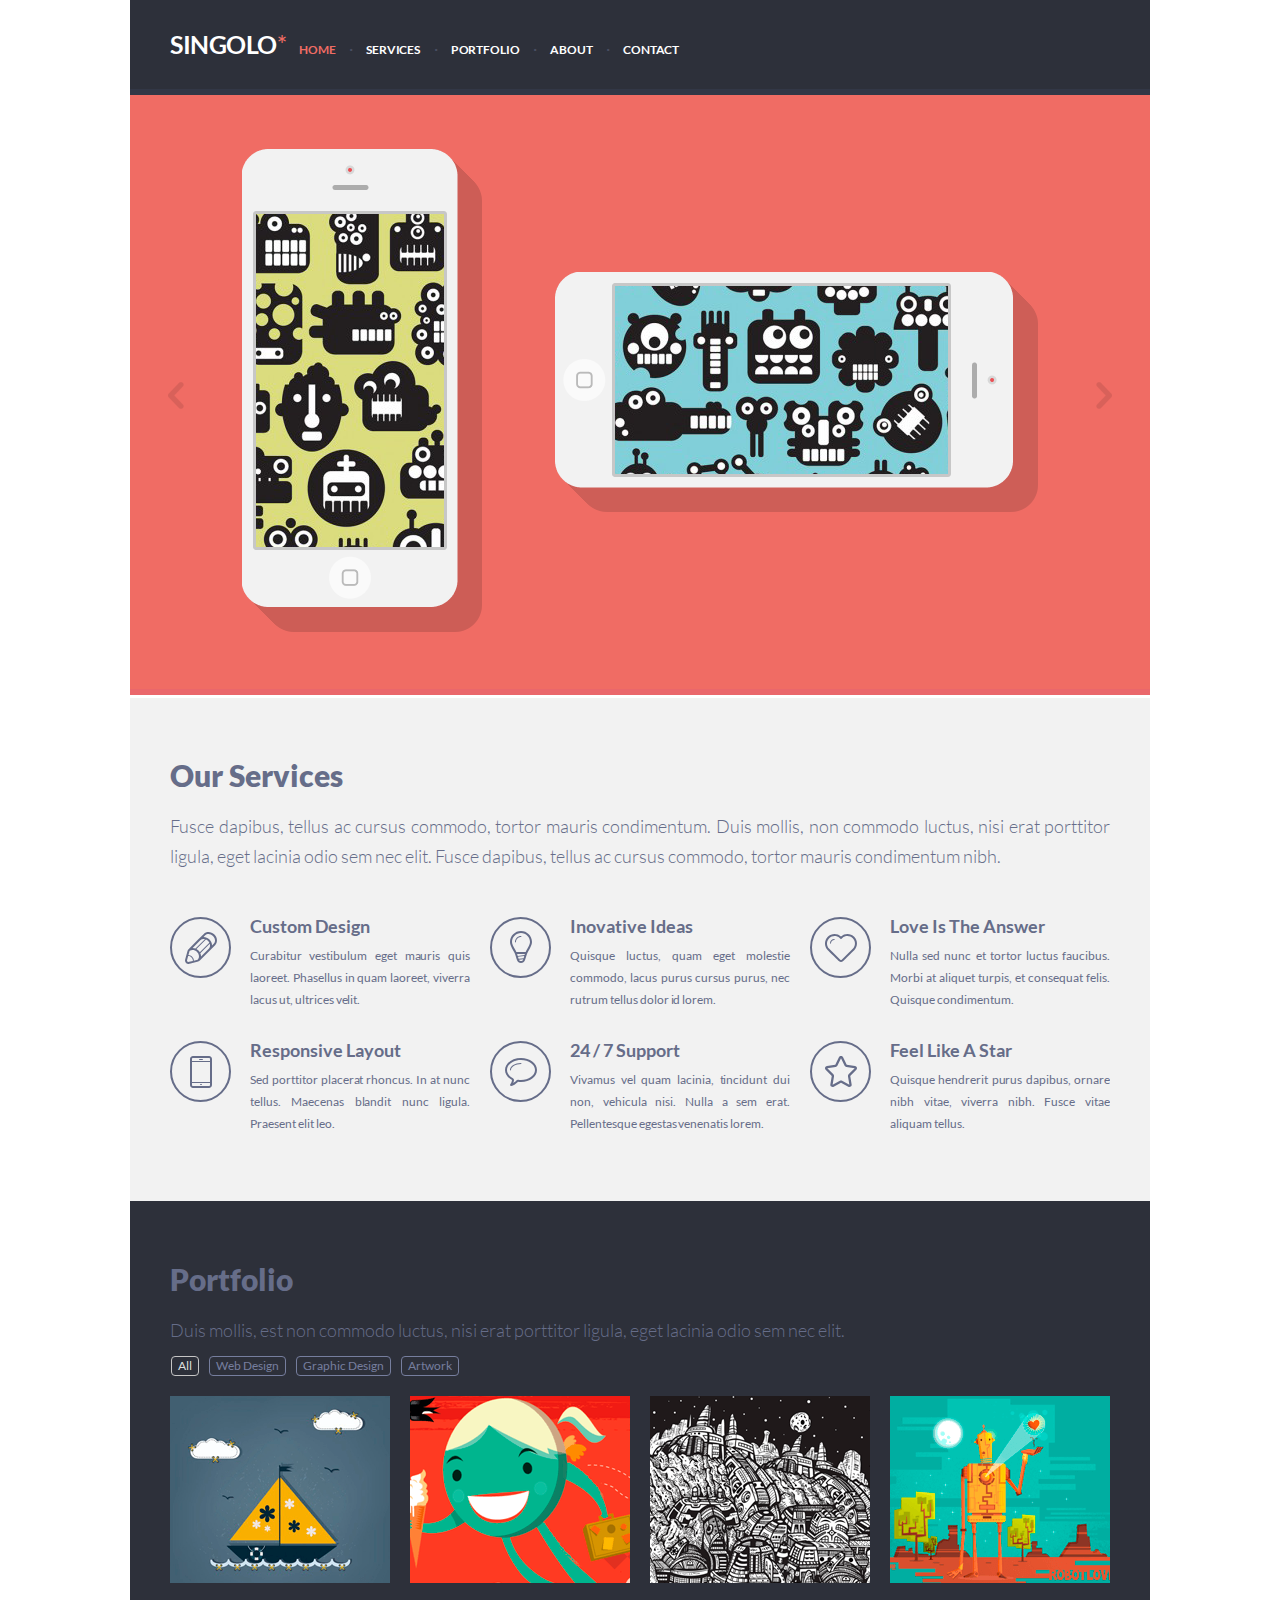
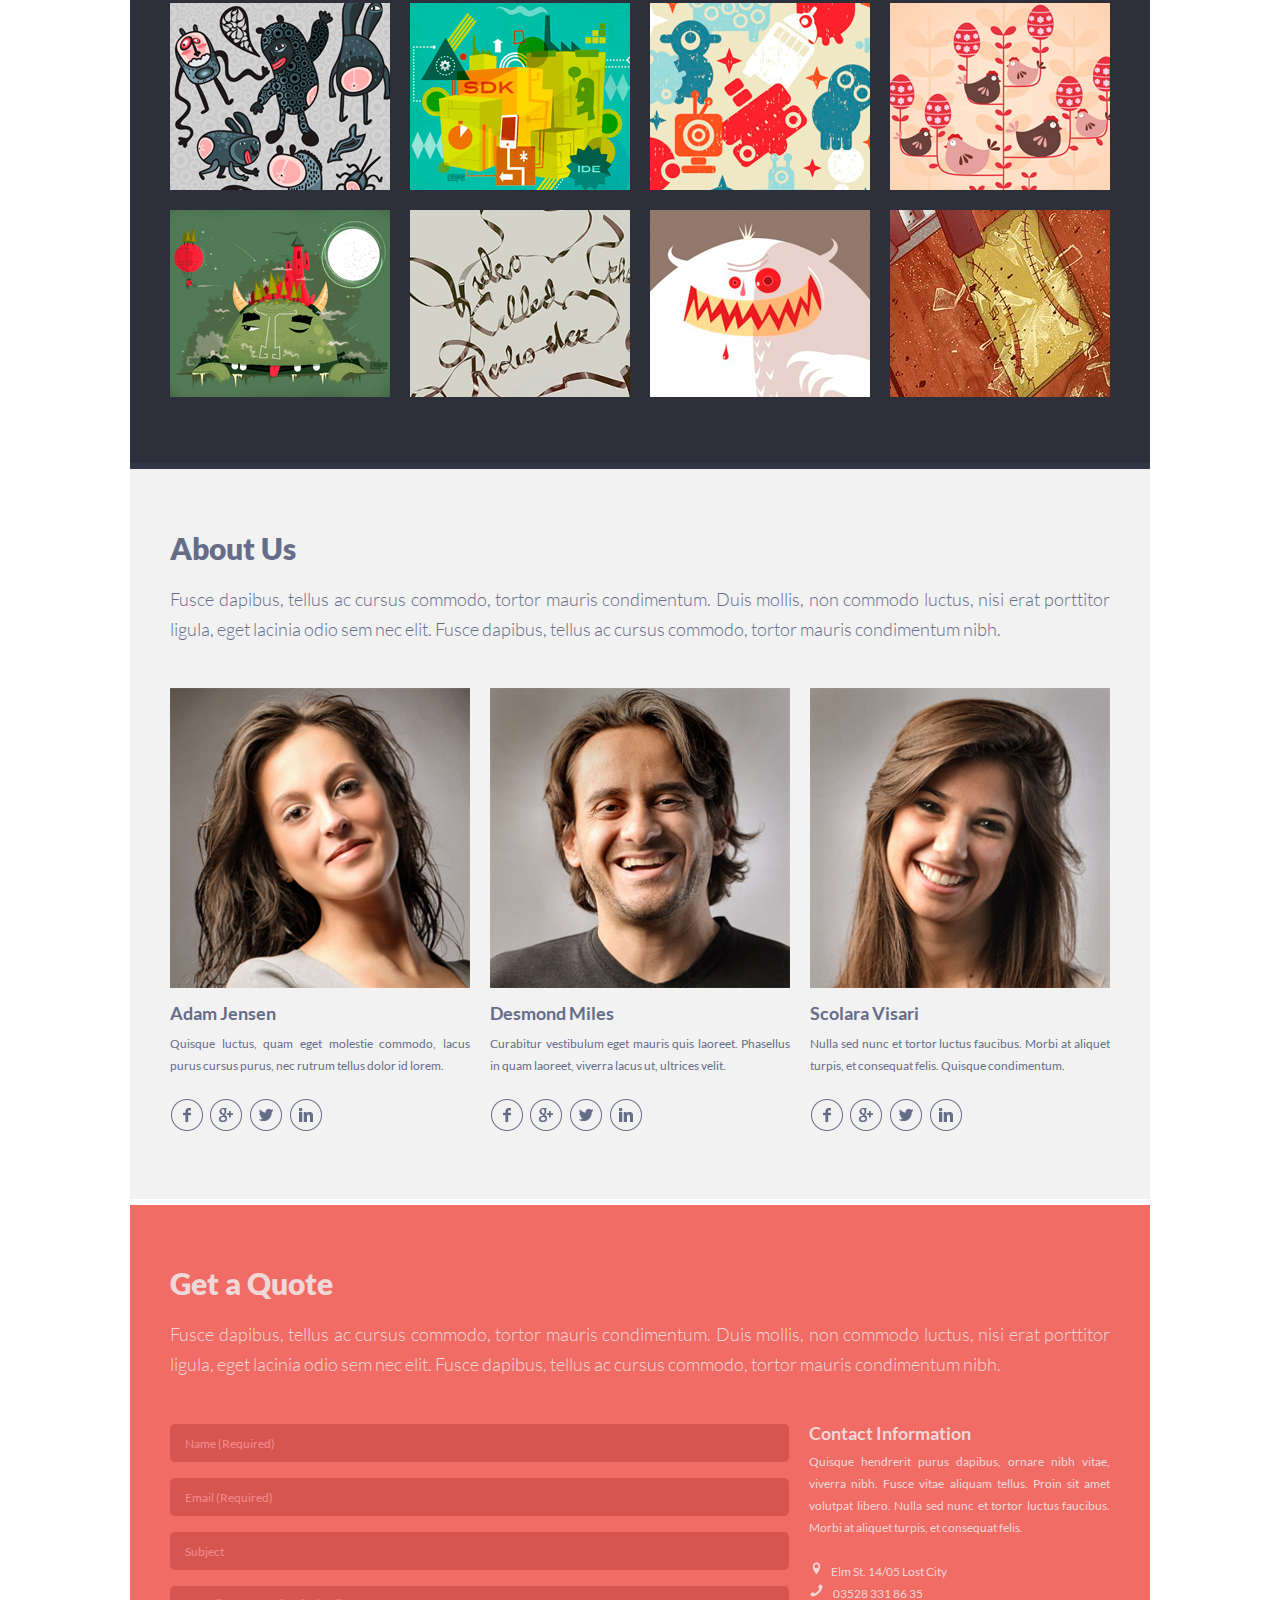
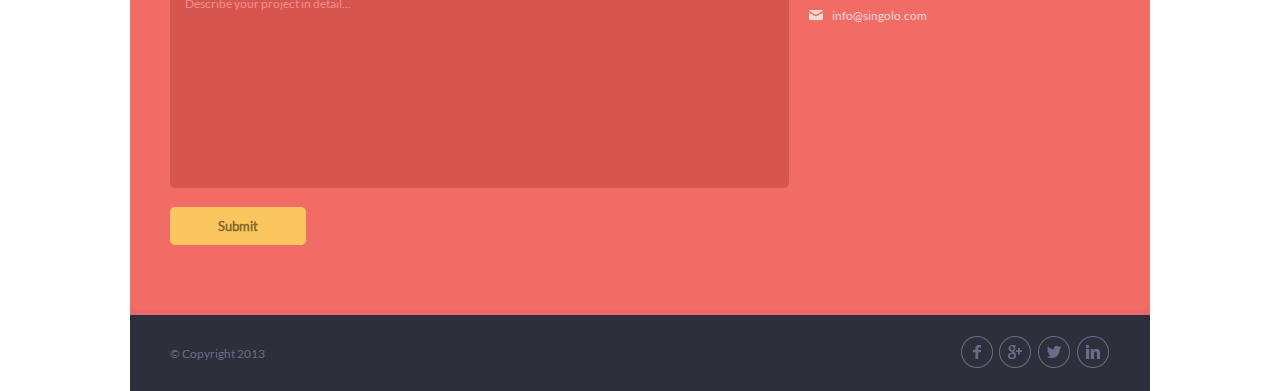
<file: index.html>
<!DOCTYPE html>
<html lang="en">

<head>
    <meta charset="UTF-8">
    <meta name="viewport" content="width=device-width, initial-scale=1.0">
    <link rel="stylesheet" href="style.css">
    <title>Singolo</title>
</head>

<body>
    <header>
        <div class="logo">
            <h1>SINGOLO<span>*</span></h1>
        </div>
        <nav class="navbar">
            <ul id="menu">
                <li>
                    <a class="active-menu" href="#">HOME</a><span>·</span>
                </li>
                <li>
                    <a href="#services">SERVICES</a><span>·</span>
                </li>
                <li>
                    <a href="#portfolio">PORTFOLIO</a><span>·</span>
                </li>
                <li>
                    <a href="#about">ABOUT</a><span>·</span>
                </li>
                <li>
                    <a href="#contact">CONTACT</a>
                </li>
            </ul>
        </nav>
    </header>
    <main>
        <section id="home" class="slider">
            <div class="slides-container">
                <div class="slide first active">
                    <img src="assets\images\slide1.png" alt="Slide 1">
                    <img id="screen-left" class="screen left" src="assets\images\screen_black.png" alt="Phone">
                    <img id="screen-right" class="screen right" src="assets\images\screen_black.png" alt="Phone">
                </div>
                <div class="slide">
                    <img src="assets\images\slide2.png" alt="Slide 2">
                </div>
            </div>           
            <button class="control prev-button"><img src="assets\images\chev_prev.svg" alt="Previous"></button>
            <button class="control next-button"><img src="assets\images\chev_next.svg" alt=""></button>             
        </section>
        <section id="services" class="services">
            <div class="head-services">
                <h2>Our Services</h2>
                <p>
                    Fusce dapibus, tellus ac cursus commodo, tortor mauris condimentum. Duis mollis, non commodo luctus, nisi erat porttitor ligula, eget lacinia odio sem nec elit. Fusce dapibus, tellus ac cursus commodo, tortor mauris condimentum nibh.
                </p>
            </div>
            <div class="container">
                <div class="services-item">
                    <img class="service-icon" src="assets\images\pen.svg" alt="Icon with image of pen">
                    <div class="item-description">
                        <h3>Custom design</h3>
                        <p>
                            Curabitur vestibulum eget mauris quis laoreet. Phasellus in quam laoreet, viverra lacus ut, ultrices velit.</p>
                    </div>
                </div>
                <div class="services-item">
                    <img img class="service-icon" src="assets\images\lightbulb.svg" alt="Icon with image of lightbulb">
                    <div class="item-description">
                        <h3>Inovative ideas</h3>
                        <p>
                            Quisque luctus, quam eget molestie commodo, lacus purus cursus purus, nec rutrum tellus dolor id lorem.</p>
                    </div>
                </div>
                <div class="services-item">
                    <img img class="service-icon" src="assets\images\heart.svg" alt="Icon with image of heart">
                    <div class="item-description">
                        <h3>Love is the answer</h3>
                        <p>
                            Nulla sed nunc et tortor luctus faucibus. Morbi at aliquet turpis, et consequat felis. Quisque condimentum.</p>
                    </div>
                </div>
                <div class="services-item">
                    <img class="service-icon" src="assets\images\phone.svg" alt="Icon with image of phone">
                    <div class="item-description">
                        <h3>Responsive layout</h3>
                        <p>
                            Sed porttitor placerat rhoncus. In at nunc tellus. Maecenas blandit nunc ligula. Praesent elit leo.</p>
                    </div>
                </div>
                <div class="services-item">
                    <img class="service-icon" src="assets\images\bubble.svg" alt="Icon with image of bubble">
                    <div class="item-description">
                        <h3>24 / 7 support</h3>
                        <p>
                            Vivamus vel quam lacinia, tincidunt dui non, vehicula nisi. Nulla a sem erat. Pellentesque egestas venenatis lorem.</p>
                    </div>
                </div>
                <div class="services-item">
                    <img class="service-icon" src="assets\images\star.svg" alt="Icon with image of star">
                    <div class="item-description">
                        <h3>Feel like a star</h3>
                        <p>
                            Quisque hendrerit purus dapibus, ornare nibh vitae, viverra nibh. Fusce vitae aliquam tellus.</p>
                    </div>
                </div>
            </div>
        </section>        
        <section id="portfolio" class="portfolio">
            <div class="portfolio-header">
                <h2>Portfolio</h2>
                <p>
                    Duis mollis, est non commodo luctus, nisi erat porttitor ligula, eget lacinia odio sem nec elit.
                </p>
            </div>
            <div class="filter" id="filter">
                <button class="filter-item active-filter">All</button>
                <button class="filter-item">Web Design</button>
                <button class="filter-item">Graphic Design</button>
                <button class="filter-item">Artwork</button>
            </div>
            <div id="portfolio-images" class="projects-container">
                <div><img src="assets\images\project-1.png" alt="Image of project"></div>
                <div><img src="assets\images\project-2.png" alt="Image of project"></div>
                <div><img src="assets\images\project-3.png" alt="Image of project"></div>
                <div><img src="assets\images\project-4.png" alt="Image of project"></div>
                <div><img src="assets\images\project-5.png" alt="Image of project"></div>
                <div><img src="assets\images\project-6.png" alt="Image of project"></div>
                <div><img src="assets\images\project-7.png" alt="Image of project"></div>
                <div><img src="assets\images\project-8.png" alt="Image of project"></div>
                <div><img src="assets\images\project-9.png" alt="Image of project"></div>
                <div><img src="assets\images\project-10.png" alt="Image of project"></div>
                <div><img src="assets\images\project-11.png" alt="Image of project"></div>
                <div><img src="assets\images\project-12.png" alt="Image of project"></div>
            </div>
        </section>
        
        <section id="about" class="about-us">
            <div class="about-us-header">
                <h2>About Us</h2>
                <p>
                    Fusce dapibus, tellus ac cursus commodo, tortor mauris condimentum. Duis mollis, non commodo luctus, nisi erat porttitor ligula, eget lacinia odio sem nec elit. Fusce dapibus, tellus ac cursus commodo, tortor mauris condimentum nibh.
                </p>
            </div>
            <div class="profiles-container">
                <div class="profile">
                    <img class="profile-image" src="assets\images\photo-1.png" alt="Photo of Adam Jensen">
                    <h3>Adam Jensen</h3>
                    <p>
                        Quisque luctus, quam eget molestie commodo, lacus purus cursus purus, nec rutrum tellus dolor id lorem.
                    </p>
                    <div class="social-icons">
                        <a href="#"><img src="assets\images\fb_icon.svg" alt="Facebook icon"></a>
                        <a href="#"><img src="assets\images\google_icon.svg" alt="Google icon"></a>
                        <a href="#"><img src="assets\images\twitter_icon.svg" alt="Twitter icon"></a>
                        <a href="#"><img src="assets\images\linkedIn_icon.svg" alt="LinkedIn icon"></a>
                    </div>
                </div>
                <div class="profile">
                    <img class="profile-image" src="assets\images\photo-2.png" alt="Photo of Desmond Miles">
                    <h3>Desmond Miles</h3>
                    <p>
                        Curabitur vestibulum eget mauris quis laoreet. Phasellus in quam laoreet, viverra lacus ut, ultrices velit.
                    </p>
                    <div class="social-icons">
                        <a href="#"><img src="assets\images\fb_icon.svg" alt="Facebook icon"></a>
                        <a href="#"><img src="assets\images\google_icon.svg" alt="Google icon"></a>
                        <a href="#"><img src="assets\images\twitter_icon.svg" alt="Twitter icon"></a>
                        <a href="#"><img src="assets\images\linkedIn_icon.svg" alt="LinkedIn icon"></a>
                    </div>
                </div>
                <div class="profile">
                    <img class="profile-image" src="assets\images\photo-3.png" alt="Photo of Scolara Visari">
                    <h3>Scolara Visari</h3>
                    <p>
                        Nulla sed nunc et tortor luctus faucibus. Morbi at aliquet turpis, et consequat felis. Quisque condimentum.
                    </p>
                    <div class="social-icons">
                        <a href="#"><img src="assets\images\fb_icon.svg" alt="Facebook icon"></a>
                        <a href="#"><img src="assets\images\google_icon.svg" alt="Google icon"></a>
                        <a href="#"><img src="assets\images\twitter_icon.svg" alt="Twitter icon"></a>
                        <a href="#"><img src="assets\images\linkedIn_icon.svg" alt="LinkedIn icon"></a>
                    </div>
                </div>
            </div>
        </section>      
        <section id="contact" class="contact">
            <div class="contact-header">
                <h2>Get a Quote</h2>
                <p>
                    Fusce dapibus, tellus ac cursus commodo, tortor mauris condimentum. Duis mollis, non commodo luctus, nisi erat porttitor ligula, eget lacinia odio sem nec elit. Fusce dapibus, tellus ac cursus commodo, tortor mauris condimentum nibh.
                </p>
            </div>
            <div class="contact-form">
                <form id="form" action="" class="form" method="post">
                    <input id="name" type="text" name="name" placeholder="Name (Required)" required>
                    <input id="email" type="email" name="email" placeholder="Email (Required)" required>
                    <input id="subject" type="text" name="subject" placeholder="Subject">
                    <textarea id="description" type="text" name="description" placeholder="Describe your project in detail..."></textarea>
                    <button class="submit-button" type="submit">Submit</button>
                </form>

                <div class="info">
                    <h3>Contact Information</h3>
                    <p>Quisque hendrerit purus dapibus, ornare nibh vitae, viverra nibh. Fusce vitae aliquam tellus. Proin sit amet volutpat libero. Nulla sed nunc et tortor luctus faucibus. Morbi at aliquet turpis, et consequat felis.
                    </p>
                    <div class="contacts">
                        <p><img src="assets\images\location_icon.svg" alt="icon" height="15px">Elm St. 14/05 Lost City
                        </p>
                        <p>
                            <img src="assets\images\phone_icon.svg" alt="icon" height="15px"><a href="tel:035283318635">
                                03528 331 86 35</a>
                        </p>
                        <p>
                            <img src="assets\images\mail_icon.svg" alt="icon" width="14px"> <a href="mailto:info@singolo.com">info@singolo.com</a>
                        </p>
                    </div>
                </div>
            </div>
            <div id="message-block" class="hidden">
                <div id="message">
                    <h3>The letter was sent</h3>
                    <p id="message-subject"></p>
                    <p id="message-dsc"></p>
                    <div class="button-wrapper">
                        <button class="close-button" id="close-button">OK</button>
                    </div>
                </div>
            </div>
        </section>
    </main>
    <footer>
        <div class="copyright">
            <p>&copy; Copyright 2013</p>
        </div>
        <div class="icons">
            <a href="#"><img src="assets\images\fb_icon.svg" alt="Facebook icon"></a>
            <a href="#"><img src="assets\images\google_icon.svg" alt="Google icon"></a>
            <a href="#"><img src="assets\images\twitter_icon.svg" alt="Twitter icon"></a>
            <a href="#"><img src="assets\images\linkedIn_icon.svg" alt="LinkedIn icon"></a>
        </div>
    </footer>
    <script src="script.js"></script>
</body>

</html>
</file>
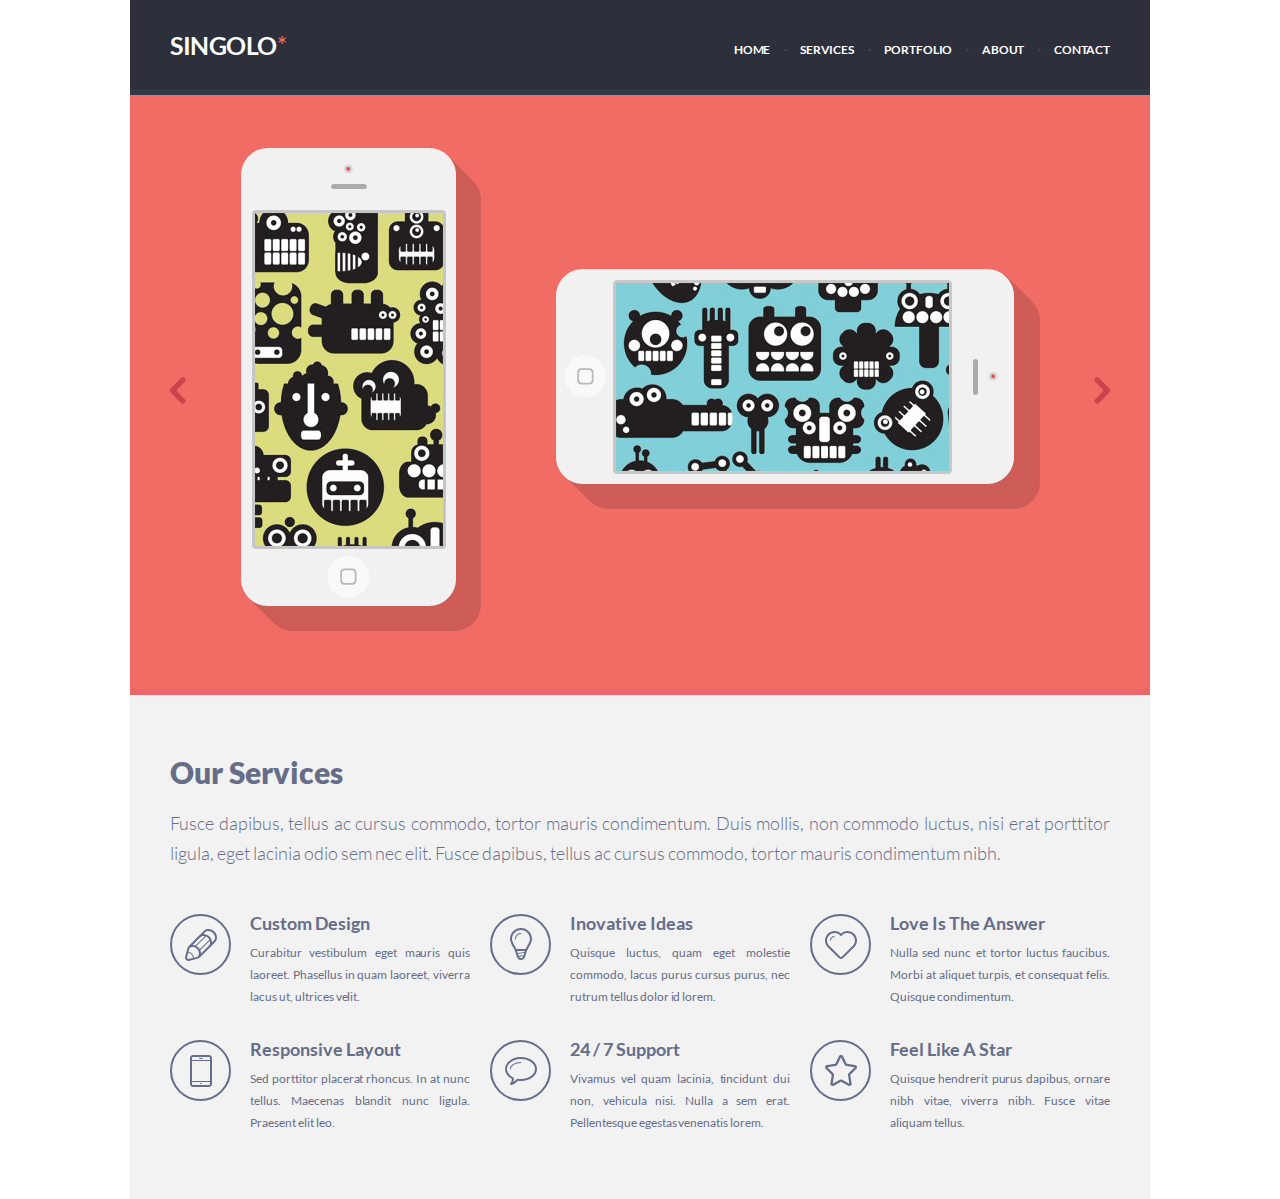
<file: singolo1.html>
<!DOCTYPE html>
<html lang="en">
<head>
    <meta charset="UTF-8">
    <meta name="viewport" content="width=device-width, initial-scale=1.0">
    <link rel="stylesheet" href="singolo1.css">
    <title>Singolo</title>
</head>
<body>
    <div class="wrapper">
        <header>
            <div class="logo">
                <h1>SINGOLO<span>*</span></h1>
            </div>
            <nav class="navbar">
                <ul>
                    <li class="home">
                        <a href="#">HOME<span>·</span></a>
                    </li>
                    <li>
                        <a href="#">SERVICES<span>·</span></a>
                    </li>
                    <li>
                        <a href="#">PORTFOLIO<span>·</span></a>
                    </li>
                    <li>
                        <a href="#">ABOUT<span>·</span></a>
                    </li>
                    <li>
                        <a href="#">CONTACT</a>
                    </li>
                </ul>
            </nav>
        </header>
        <main>
            <section class="slider">
                <button class="prev"><img src="assets\images\chev_prev.svg" alt="Previous"></button>
                <div class="slide">
                    <img class="phone-vertical" src="assets/images/iphone_vertical.png" alt="Image of smartphone">
                    <img class="phone-horizontal" src="assets/images/iphone_horizontal.png" alt="Image of smartphone">
                </div>               
                <button class="next"><img src="assets\images\chev_next.svg" alt=""></button>
            </section>
            <section class="services">
                <div class="head-services">
                    <h2>Our Services</h2>
                    <p>
                        Fusce dapibus, tellus ac cursus commodo, tortor mauris condimentum.
                        Duis mollis, non commodo luctus, nisi erat porttitor ligula, eget
                        lacinia odio sem nec elit. Fusce dapibus, tellus ac cursus commodo,
                        tortor mauris condimentum nibh.
                    </p>
                </div>
                <div class="container">
                    <div class="services-item">
                        <img class="service-icon" src="assets\images\pen.svg" alt="Icon with image of pen">
                        <div class="item-description">
                            <h3>Custom design</h3>
                            <p>
                                Curabitur vestibulum eget mauris quis laoreet. Phasellus in quam
                                laoreet, viverra lacus ut, ultrices velit.</p>
                        </div>
                    </div>
                    <div class="services-item">                        
                        <img img class="service-icon" src="assets\images\lightbulb.svg" alt="Icon with image of lightbulb">                        
                        <div class="item-description">
                            <h3>Inovative ideas</h3>
                            <p>
                                Quisque luctus, quam eget molestie commodo, lacus purus cursus
                                purus, nec rutrum tellus dolor id lorem.</p>
                        </div>
                    </div>
                    <div class="services-item">                        
                        <img img class="service-icon" src="assets\images\heart.svg" alt="Icon with image of heart">                                             
                        <div class="item-description">
                            <h3>Love is the answer</h3>
                            <p>
                                Nulla sed nunc et tortor luctus faucibus. Morbi at aliquet turpis,
                                et consequat felis. Quisque condimentum.</p>
                        </div>
                    </div>
                    <div class="services-item">
                        <img class="service-icon" src="assets\images\phone.svg" alt="Icon with image of phone">
                        <div class="item-description">
                            <h3>Responsive layout</h3>
                            <p>
                                Sed porttitor placerat rhoncus. In at nunc tellus. Maecenas blandit nunc 
                                ligula. Praesent elit leo.</p>
                        </div>
                    </div>
                    <div class="services-item">
                        <img class="service-icon" src="assets\images\bubble.svg" alt="Icon with image of bubble">
                        <div class="item-description">
                            <h3>24 / 7 support</h3>
                            <p>
                                Vivamus vel quam lacinia, tincidunt dui non, vehicula nisi. Nulla a sem 
                                erat. Pellentesque egestas venenatis lorem.</p>
                        </div>
                    </div>
                    <div class="services-item">
                        <img class="service-icon" src="assets\images\star.svg" alt="Icon with image of star">
                        <div class="item-description">
                            <h3>Feel like a star</h3>
                            <p>
                                Quisque hendrerit purus dapibus, ornare nibh vitae, viverra
                                nibh. Fusce vitae aliquam tellus.</p>
                        </div>
                    </div>
                </div>                            
            </section>
        </main>
    </div>      
</body>
</html>
</file>
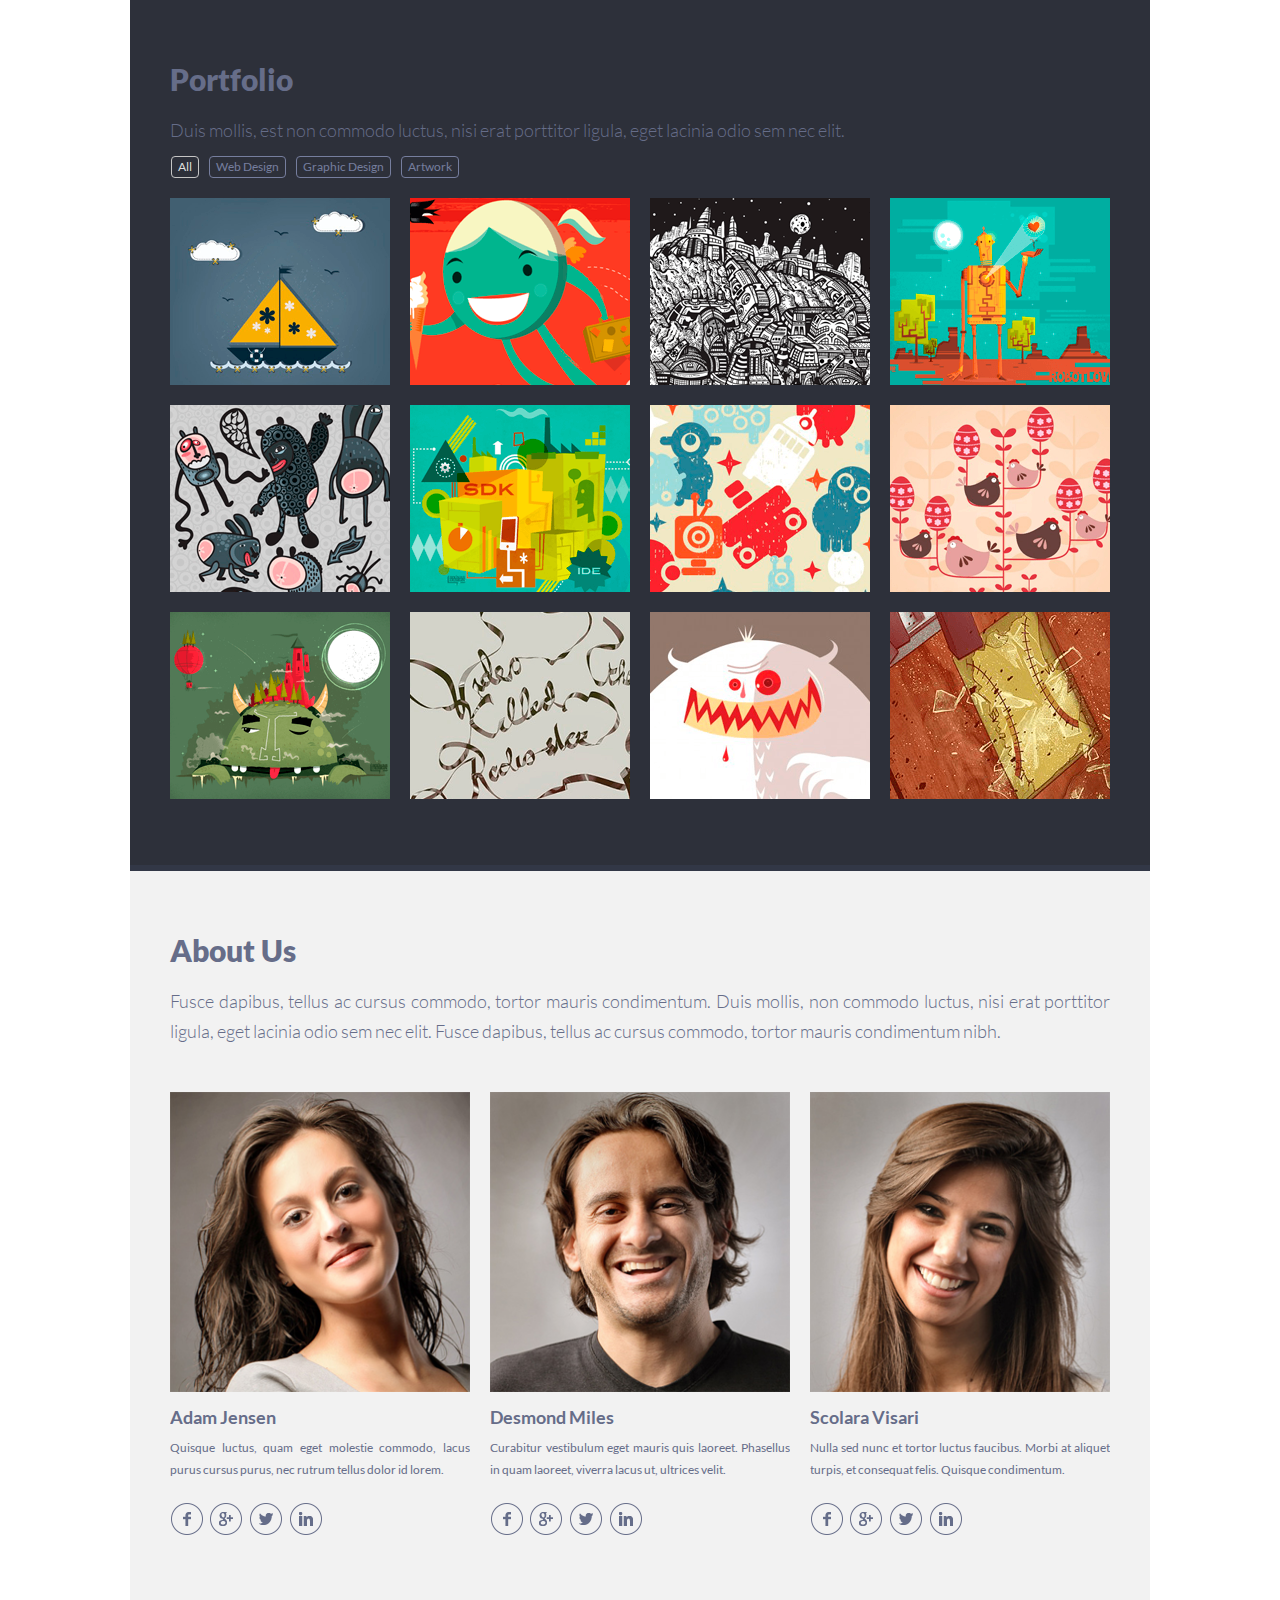
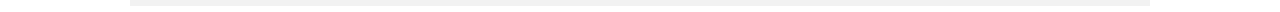
<file: singolo2.html>
<!DOCTYPE html>
<html lang="en">

<head>
    <meta charset="UTF-8">
    <meta name="viewport" content="width=device-width, initial-scale=1.0">
    <link rel="stylesheet" href="singolo2.css">
    <title>Singolo</title>
</head>
<main>
    <section class="portfolio">
        <div class="portfolio-header">
            <h2>Portfolio</h2>
            <p>
                Duis mollis, est non commodo luctus, nisi erat porttitor ligula, eget lacinia odio sem nec elit.
            </p>
        </div>
        <div class="filter">
            <button class="filter-item active">All</button>
            <button class="filter-item">Web Design</button>
            <button class="filter-item">Graphic Design</button>
            <button class="filter-item">Artwork</button>
        </div>
        <div class="projects-container">
            <div><img src="assets\images\project-1.png" alt="Image of project"></div>
            <div><img src="assets\images\project-2.png" alt="Image of project"></div>
            <div><img src="assets\images\project-3.png" alt="Image of project"></div>
            <div><img src="assets\images\project-4.png" alt="Image of project"></div>
            <div><img src="assets\images\project-5.png" alt="Image of project"></div>
            <div><img src="assets\images\project-6.png" alt="Image of project"></div>
            <div><img src="assets\images\project-7.png" alt="Image of project"></div>
            <div><img src="assets\images\project-8.png" alt="Image of project"></div>
            <div><img src="assets\images\project-9.png" alt="Image of project"></div>
            <div><img src="assets\images\project-10.png" alt="Image of project"></div>
            <div><img src="assets\images\project-11.png" alt="Image of project"></div>
            <div><img src="assets\images\project-12.png" alt="Image of project"></div>
        </div>
    </section>
    <section class="about-us">
        <div class="about-us-header">
            <h2>About Us</h2>
            <p>
                Fusce dapibus, tellus ac cursus commodo, tortor mauris condimentum. Duis mollis, non commodo
                luctus, nisi erat porttitor ligula, eget lacinia odio sem nec elit. Fusce dapibus, tellus ac
                cursus commodo, tortor mauris condimentum nibh.
            </p>
        </div>
        <div class="profiles-container">
            <div class="profile">
                <img class="profile-image" src="assets\images\photo-1.png" alt="Photo of Adam Jensen">
                <h3>Adam Jensen</h3>
                <p>
                    Quisque luctus, quam eget molestie commodo, lacus purus cursus purus, nec rutrum tellus
                    dolor id lorem.
                </p>
                <div class="social-icons">
                    <a href="#"><img src="assets\images\fb_icon.svg" alt="Facebook icon"></a>
                    <a href="#"><img src="assets\images\google_icon.svg" alt="Google icon"></a>
                    <a href="#"><img src="assets\images\twitter_icon.svg" alt="Twitter icon"></a>
                    <a href="#"><img src="assets\images\linkedIn_icon.svg" alt="LinkedIn icon"></a>
                </div>
            </div>
            <div class="profile">
                <img class="profile-image" src="assets\images\photo-2.png" alt="Photo of Desmond Miles">
                <h3>Desmond Miles</h3>
                <p>
                    Curabitur vestibulum eget mauris quis laoreet. Phasellus in quam laoreet, viverra
                    lacus ut, ultrices velit.
                </p>
                <div class="social-icons">
                    <a href="#"><img src="assets\images\fb_icon.svg" alt="Facebook icon"></a>
                    <a href="#"><img src="assets\images\google_icon.svg" alt="Google icon"></a>
                    <a href="#"><img src="assets\images\twitter_icon.svg" alt="Twitter icon"></a>
                    <a href="#"><img src="assets\images\linkedIn_icon.svg" alt="LinkedIn icon"></a>
                </div>
            </div>
            <div class="profile">
                <img class="profile-image" src="assets\images\photo-3.png" alt="Photo of Scolara Visari">
                <h3>Scolara Visari</h3>
                <p>
                    Nulla sed nunc et tortor luctus faucibus. Morbi at aliquet turpis, et consequat felis.
                    Quisque condimentum.
                </p>
                <div class="social-icons">
                    <a href="#"><img src="assets\images\fb_icon.svg" alt="Facebook icon"></a>
                    <a href="#"><img src="assets\images\google_icon.svg" alt="Google icon"></a>
                    <a href="#"><img src="assets\images\twitter_icon.svg" alt="Twitter icon"></a>
                    <a href="#"><img src="assets\images\linkedIn_icon.svg" alt="LinkedIn icon"></a>
                </div>
            </div>
        </div>
    </section>
</main>
</file>
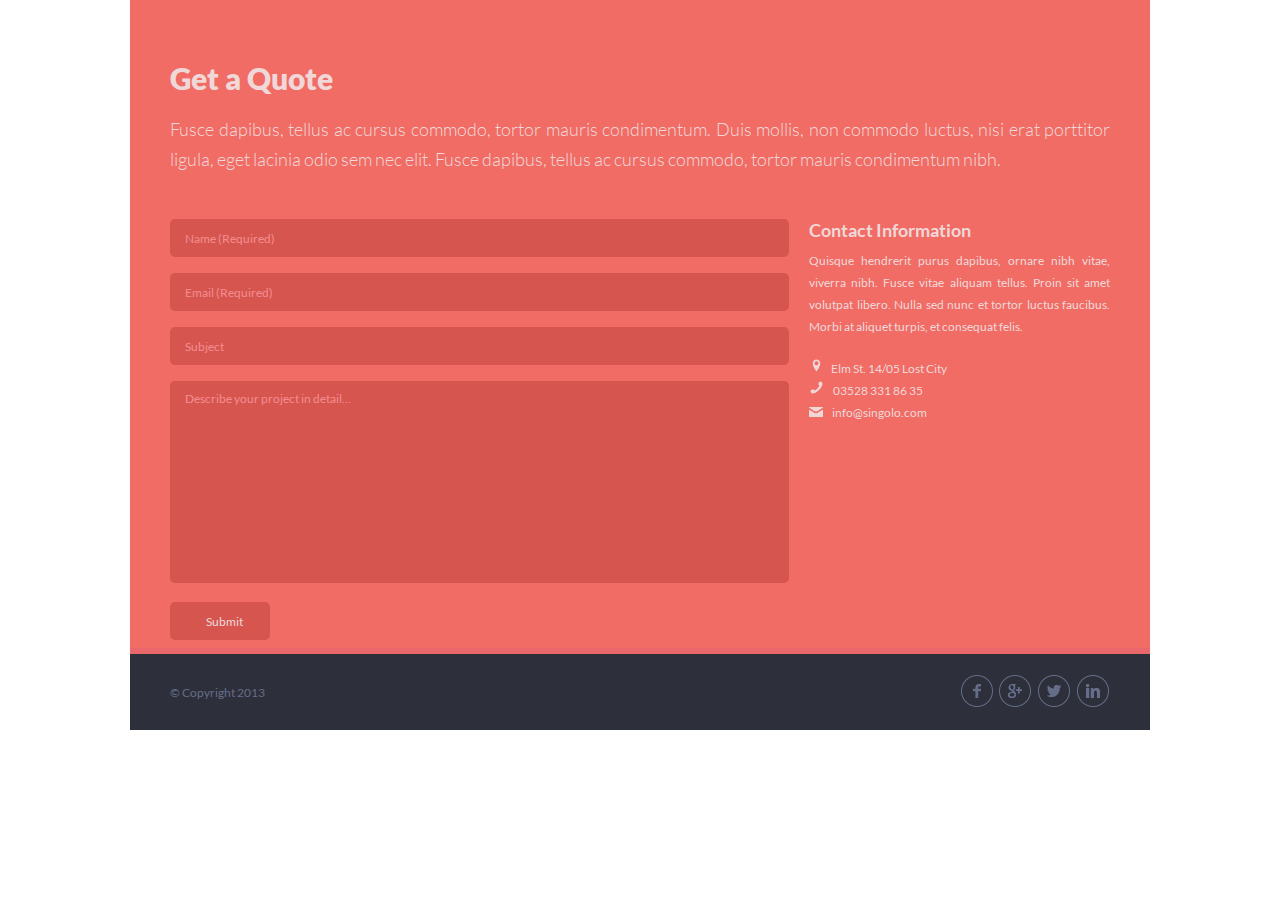
<file: singolo3.html>
<!DOCTYPE html>
<html lang="en">

<head>
    <meta charset="UTF-8">
    <meta name="viewport" content="width=device-width, initial-scale=1.0">
    <link rel="stylesheet" href="singolo3.css">
    <title>Singolo</title>
</head>
<body>
    <section class="contact">
        <div class="contact-header">
            <h2>Get a Quote</h2>
            <p>
                Fusce dapibus, tellus ac cursus commodo, tortor mauris condimentum. Duis mollis, 
                non commodo luctus, nisi erat porttitor ligula, eget lacinia odio sem nec elit. 
                Fusce dapibus, tellus ac cursus commodo, tortor mauris condimentum nibh.
            </p>
        </div>
        <div class="contact-form">
            <form action="" class="form" method="post">
                <input id="name" type="text" name="name" placeholder="Name (Required)" required>
                <input id="email" type="email" name="email" placeholder="Email (Required)" required>
                <input id="subject" type="text" name="subject" placeholder="Subject">
                <textarea id="description" type="text" name="description"  placeholder="Describe your project in detail..."></textarea>
                <button type="submit">Submit</button>
            </form>
            <div class="info">
                <h3>Contact Information</h3>
                <p>Quisque hendrerit purus dapibus, ornare nibh vitae, viverra nibh. Fusce vitae 
                    aliquam tellus. Proin sit amet volutpat libero. Nulla sed nunc et tortor luctus faucibus. 
                    Morbi at aliquet turpis, et consequat felis.
                </p>
                <div class="contacts">
                    <p><img src="assets\images\location_icon.svg" alt="icon" height="15px">Elm St. 14/05 Lost City </p>
                    <p>
                        <img src="assets\images\phone_icon.svg" alt="icon" height="15px"><a href="tel:035283318635"> 03528 331 86 35</a>
                    </p>
                    <p>
                        <img src="assets\images\mail_icon.svg" alt="icon"  width="14px"> <a href="mailto:info@singolo.com">info@singolo.com</a>
                    </p>
                </div>
                
            </div>
        </div>
    </section>
    <footer>
        <div class="copyright">
            <p>&copy; Copyright 2013</p>
        </div>
        <div class="social-icons">
            <a href="#"><img src="assets\images\fb_icon.svg" alt="Facebook icon"></a>
            <a href="#"><img src="assets\images\google_icon.svg" alt="Google icon"></a>
            <a href="#"><img src="assets\images\twitter_icon.svg" alt="Twitter icon"></a>
            <a href="#"><img src="assets\images\linkedIn_icon.svg" alt="LinkedIn icon"></a>
        </div>
    </footer>
</body>
</file>
<file: style.css>
@font-face {
  font-family: "Lato Regular";
  src: url("assets/fonts/Lato/Lato-Regular.ttf") format("truetype");
}

@font-face {
  font-family: "Lato Light";
  src: url("assets/fonts/Lato/Lato-Light.ttf") format("truetype");
}

@font-face {
  font-family: "Lato Bold";
  src: url("assets/fonts/Lato/Lato-Bold.ttf") format("truetype");
}

@font-face {
  font-family: "Lato Black";
  src: url("assets/fonts/Lato/Lato-Black.ttf") format("truetype");
}

* {
  margin: 0;
  padding: 0;
  font-family: "Lato Regular", sans-serif;
  font-weight: normal;
  scroll-behavior: smooth;
  scroll-margin-top: 90px;
}

header,
main {
  max-width: 1020px;
  margin: auto;
}

header {
  display: flex;
  position: sticky;
  top: 0;
  z-index: 3;
  box-sizing: border-box;
  padding: 0 40px;
  height: 95px;
  background-color: #2d303a;
  border-bottom: 6px solid #323746;
}

.navbar {
  display: flex;
  width: 100%;
  justify-content: space-between;
}

.nav-icon,
.nav-icon.active {
  display: none;
}

.logo h1 {
  line-height: 89px;
  text-align: center;
  letter-spacing: -0.02em;
  color: #ffffff;
  font-size: 25px;
  font-family: "Lato Bold";
}

.logo h1 span {
  color: #f06c64;
}

.navbar {
  letter-spacing: -0.01em;
}

.navbar ul {
  display: flex;
  list-style: none;
}

.navbar ul li a {
  color: #ffffff;
  text-decoration: none;
  font-family: "Lato Bold", sans-serif;
  font-size: 12px;
  padding: 42px 0px 30px 13px;
  display: inline-block;
}

.navbar .active-menu {
  color: #f06c64;
}

.navbar ul li span {
  color: #494e62;
  padding-left: 14px;
}

.navbar ul li a:hover {
  color: #f06c64;
}

.slider {
  overflow: hidden;
  box-sizing: border-box;
  position: relative;
}

.slide-image {
  display: block;
  width: 100%;
}

.slides-container {
  position: relative;
  width: 100%;
  overflow: hidden;
}

.slide {
  position: relative;
  display: none;
  animation: 0.4s ease-in-out;
}

.slide.blue {
  background-color: #648bf0;
}

.active,
.next {
  display: block;
}

.next {
  position: absolute;
  top: 0;
  width: 100%;
}

.control {
  position: absolute;
  top: 0;
  bottom: 0;
  width: 9%;
}

.control img {
  filter: brightness(10%);
  opacity: 0.1;
}

.prev-button,
.next-button {
  position: absolute;
  border: none;
  background: transparent;
  cursor: pointer;
  outline: none;
}

.next-button {
  right: 0;
  left: auto;
}

.slider button:hover {
  background-color: #0001;
}

.screen {
  position: absolute;
  opacity: 0;
  transition: 0.3s;
}

.screen.left {
  width: calc(194 / 1020 * 100%);
  top: calc(116 / 600 * 100% - 2em);
  left: calc(123 / 1020 * 100%);
  padding: 2em 0;
}

.screen.right {
  width: calc(339 / 1020 * 100%);
  top: calc(187 / 600 * 100%);
  left: calc(482 / 1020 * 100% - 2em);
  padding: 0 2em;
}

.screen.left:hover,
.screen.right:hover {
  cursor: pointer;
}

/* -----Animation----- */

.to-left {
  animation-name: left;
}

.from-right {
  animation-name: right;
}

.to-right {
  animation-name: right;
  animation-direction: reverse;
}

.from-left {
  animation-name: left;
  animation-direction: reverse;
}

@keyframes left {
  from {
    left: 0;
  }
  to {
    left: -100%;
  }
}

@keyframes right {
  from {
    right: -100%;
  }
  to {
    right: 0%;
  }
}

.services {
  position: relative;
  box-sizing: border-box;
  padding: 59px 40px 66px;
  color: #666d89;
  background-color: #f2f2f2;
  border-bottom: 6px #ffffff;
}

.head-services h2 {
  font-size: 30px;
  font-family: "Lato Black", sans-serif;
  padding-bottom: 18px;
}

.head-services p {
  font-size: 18px;
  font-family: "Lato Light", sans-serif;
  text-align: justify;
  line-height: 30px;
}

.container {
  margin-top: 44px;
  display: grid;
  grid-template-columns: 1fr 1fr 1fr;
  column-gap: 20px;
  grid-row-gap: 28px;
  overflow: hidden;
}

.services-item {
  display: grid;
  grid-template-columns: 60px 1fr;
  grid-column-gap: 20px;
}

.item-description h3 {
  font-size: 18px;
  font-family: "Lato Bold", sans-serif;
  text-transform: capitalize;
  padding-bottom: 8px;
}

.item-description p {
  padding: 0;
  font-size: 12px;
  line-height: 22px;
  letter-spacing: -0.002em;
  text-align: justify;
}

.service-icon {
  padding-top: 2px;
}

/* Portfolio & About Us */

.portfolio {
  padding: 60px 40px 66px;
  box-sizing: border-box;
  background-color: #2d303a;
  color: #666d89;
  border-bottom: solid 6px #323746;
}

.portfolio-header h2,
.about-us-header h2 {
  font-size: 30px;
  font-family: "Lato Black", sans-serif;
  padding-bottom: 18px;
}

.portfolio-header p,
.about-us-header p {
  font-size: 18px;
  font-family: "Lato Light", sans-serif;
  text-align: justify;
  line-height: 30px;
}

.filter {
  display: flex;
  margin: 11px 1px 20px;
}

.filter-item {
  outline: none;
  cursor: pointer;
  background-color: transparent;
  color: #767e9e;
  border: 1px solid #767e9e;
  border-radius: 4px;
  margin-right: 10px;
  padding: 0px 6px;
  line-height: 18px;
  font-size: 12px;
}

.active-filter,
.filter-item:hover {
  color: #dedede;
  border: 1px solid #c5c5c5;
  transition: 0.3s;
}

.projects-container {
  display: grid;
  grid-template-columns: 1fr 1fr 1fr 1fr;
  gap: 20px;
  align-items: center;
}

.projects-container div:nth-child(n + 13) {
  display: none;
}

.projects-container div img {
  display: block;
  width: 100%;
}

.active-img {
  outline: solid 5px #f06c64;
  outline-offset: -5px;
  transition: .2s;
}

.about-us {
  box-sizing: border-box;
  padding: 61px 40px 63px;
  box-sizing: border-box;
  background-color: #f2f2f2;
  color: #666d89;
  border-bottom: solid 6px #ffffff;
}

.profiles-container {
  margin-top: 44px;
  display: grid;
  grid-template-columns: 1fr 1fr 1fr;
  gap: 20px;
  align-items: center;
}

.profile-image {
  width: 100%;
}

.profile h3 {
  overflow: hidden;
  white-space: nowrap;
  text-overflow: ellipsis;
  font-size: 18px;
  font-family: "Lato Bold", sans-serif;
  padding-top: 11px;
  letter-spacing: -0.02;
}

.profile p {
  padding-top: 9px;
  font-size: 12px;
  line-height: 22px;
  text-align: justify;
}

.social-icons {
  display: flex;
  margin-top: 21px;
}

.social-icons img {
  padding-right: 5px;
  cursor: pointer;
}

.social-icons img:hover {
  filter: brightness(20%);
  transition: 0.3s;
}

/* -----Get a Quote & Footer------*/

a {
  text-decoration: none;
  color: inherit;
}

.contact {
  padding: 60px 40px 64px;
  box-sizing: border-box;
  background-color: #f06c64;
  color: #f0d8d9;
  border-bottom: solid 6px #ea676b;
}

.contact-header h2 {
  font-size: 30px;
  font-family: "Lato Black", sans-serif;
  padding-bottom: 18px;
}

.contact-header p {
  font-size: 18px;
  font-family: "Lato Light", sans-serif;
  text-align: justify;
  line-height: 30px;
  padding-bottom: 45px;
}

.contact-form {
  display: grid;
  grid-template-columns: calc(619 / 940 * 100%) 1fr;
  column-gap: 20px;
}

input,
textarea,
.close-button {
  box-sizing: border-box;
  width: 100%;
  height: 38px;
  padding-left: 15px;
  border-radius: 5px;
  border: none;
  margin-bottom: 16px;
  font-size: 12px;
  background-color: #d6564f;
  color: #f0d8d9;
  outline: none;
}

input::placeholder,
textarea::placeholder {
  color: #f48c8f;
}

input:required:invalid:focus {
  border: solid 1px #f0d8d9;
}

input::-ms-input-placeholder,
textarea::-ms-input-placeholder {
  color: #f48c8f;
}

#description {
  height: 202px;
  padding-top: 10px;
  resize: none;
}

.submit-button {
  width: 136px;
  height: 38px;
  background: #fbc65f;
  border-radius: 5px;
  cursor: pointer;
  border: none;
  color: #886A30;
  font-weight: bold;
}

.close-button:hover {
  color: #dedede;
  border: 1px solid #c5c5c5;
  transition: 0.3s;
}

.info h3,
#message h3 {
  padding-top: 0px;
  font-size: 18px;
  line-height: 18px;
  font-family: "Lato Bold", sans-serif;
}

.info p,
#message p {
  padding: 9px 0px 0px;
  font-size: 12px;
  line-height: 22px;
  text-align: justify;
  text-overflow: ellipsis;
  overflow: hidden;
}

.contacts {
  margin-top: 22px;
}

.contacts p {
  padding: 0px;
}

.info img {
  padding-right: 7px;
}

.hidden {
  display: none;
}

#message-block {
  position: fixed;
  width: 100vw;
  height: 100vh;
  top: 0;
  left: 0;
  background-color: #0005;
}

#message {
  max-width: 70%;
  overflow: hidden;
  position: absolute;
  top: 50%;
  left: 50%;
  transform: translate(-50%, -50%);
  padding: 2em;
  background-color: #f48c8f;
  color: #ffffff;
  border-radius: 5px;
}

.button-wrapper {
  text-align: center;
}

.close-button {
  padding: 1em;
  margin: 15px 0 0;
  width: 30%;
}

footer {
  box-sizing: border-box;
  display: flex;
  justify-content: space-between;
  align-items: center;
  padding: 0px 40px;
  max-width: 1020px;
  margin: auto;
  height: 76px;
  background-color: #2d303a;
  font-size: 12px;
  color: #666d89;
}

footer img {
  display: inline-block;
  padding: 2px 0 0 2px;
  cursor: pointer;
}

footer img:hover {
  filter: brightness(20%);
  transition: 0.3s;
}

@media (max-width: 1019px) {
  .projects-container {
    grid-template-columns: 1fr 1fr 1fr;
  }

  .head-services p {
    text-align: left;
  }

  .container {
    grid-template-columns: 1fr 1fr;
    column-gap: 53px;
    grid-row-gap: 39px;
    padding-right: 34px;
  }

  .services {
    padding-top: 40px;
  }

  .about-us {
    padding: 52px 40px 75px;
  }

  .contact {
    padding: 53px 40px 40px;
  }
}

@media (max-width: 767px) {
  * {
    scroll-margin-top: 60px;
  }

  header {
    height: 71px;
    padding: 0 20px;
    border: none;
  }

  .logo {
    display: flex;
    width: 100%;
  }

  .nav-icon,
  .nav-icon.active {
    display: block;
  }

  .logo h1 {
    width: 100%;
    text-align: center;
    line-height: 71px;
  }

  .navbar {
    display: block;
    overflow: hidden;
  }

  .nav-block {
    position: fixed;
    width: 100vw;
    height: 100vh;
    top: 0;
    left: 0;
    background: #2d303a;
    opacity: 0.6;
  }

  .navbar.nav-active {
    display: block;
    height: 100%;
    width: 278px;
    position: fixed;
    z-index: 5;
    top: 0;
    left: 0;
    padding-left: 20px;
    background: #2d303a;
    box-shadow: 10px 0 20px rgba(0, 0, 0, 0.5);
    transition: 0.3s;
  }

  #menu-button.active {
    transform: rotate(90deg);
  }

  .navbar ul {
    display: block;
    margin-top: calc(50vh - 140px);
  }

  .navbar ul span {
    display: none;
  }

  .navbar ul li a {
    padding: 0 0 27px 71px;
    font: 24px "Lato Bold";
  }

  .slider {
    border: none;
  }

  .container,
  .contact-form,
  .profiles-container {
    display: block;
    padding: 0;
  }

  .container {
    margin-top: 25px;
  }

  .services {
    padding: 25px 30px 15px;
    border: none;
  }

  .services-item {
    margin-bottom: 30px;
  }

  .portfolio,
  .about-us,
  .contact {
    padding: 42px 30px;
    border: none;
  }

  .projects-container div:nth-child(n + 9) {
    display: none;
  }

  .projects-container {
    grid-template-columns: 1fr 1fr;
    gap: 10px;
  }

  .about-us {
    padding: 33px 30px 10px;
  }

  .profile {
    margin-bottom: 34px;
  }

  .profile p {
    padding: 0;
  }

  .social-icons {
    margin-top: 9px;
  }

  .form {
    margin-bottom: 32px;
  }

  .contact-header p {
    padding-bottom: 19px;
  }

  .submit-button {
    width: 100%;
    height: 50px;
  }

  .copyright {
    display: none;
  }

  footer {
    justify-content: center;
  }
}

@media (max-width: 374px) {
  .filter-item {
    line-height: 14px;
    font-size: 9px;
  }
}
</file>
<file: singolo1.css>
@font-face {
    font-family: "Lato Regular";
    src: url("assets/fonts/Lato/Lato-Regular.ttf") format("truetype");
  }
  
@font-face {
    font-family: "Lato Light";
    src: url("assets/fonts/Lato/Lato-Light.ttf") format("truetype");
}
  
@font-face {
    font-family: "Lato Bold";
    src: url("assets/fonts/Lato/Lato-Bold.ttf") format("truetype");
}
  
@font-face {
    font-family: "Lato Black";
    src: url("assets/fonts/Lato/Lato-Black.ttf") format("truetype");
}

* {
    margin: 0;
    font-family: "Lato Regular", sans-serif;
    font-weight: normal;
}

.wrapper{
    max-width: 1020px;
    margin: auto;
}
header {
    padding: 0 40px;
    height: 89px;
    background-color: #2D303A;
    display: flex;
    justify-content: space-between;
    overflow: hidden;
    border-bottom: 6px solid #323746;
}

.logo h1{
    padding-top: 30px;
    letter-spacing: -0.02em;
    color: #FFFFFF;
    font-size: 25px;
    font-family: "Lato Bold";
}

.logo h1 span{
    color: #f06c64;
}

.navbar {
    letter-spacing: -0.01em;
}

.navbar ul {
    display: flex;
    list-style: none;
}

.navbar ul li a {
    color: #FFFFFF;
    text-decoration: none;
    font-family: "Lato Bold", sans-serif;
    font-size: 12px;
    padding: 42px 0px 30px 13px;
    display: inline-block;
}

.navbar ul li a span {
    color: #494e62;
    padding-left: 14px;
}

.navbar ul li a:hover {
    color: #f06c64;
}

.slider {
    height: 600px;
    display: grid;
    grid-template-columns: 96px 1fr 96px;
    overflow: hidden;
    background-color: #f06c64;
    border-bottom: 6px solid #ea676b;
    box-sizing: border-box;
    position: relative;
}

.slider button {
    border: none;
    background: transparent;
    cursor: pointer;
    outline: none;
}

.slider button:hover {
    background-color:  #eb5a5e;
}

.phone-vertical {
    position: absolute; 
    top: 52px;
    left: 110px;
}

.phone-horizontal {
    position: absolute;
    top: 173px;
    left: 425px;
}

.services {
    padding: 59px 40px 65px;
    color: #666d89;
    background-color: #f2f2f2;
}

.head-services h2 {
    font-size: 30px;
    font-family: "Lato Black", sans-serif;
    padding-bottom: 18px;
}

.head-services p {
    font-size: 18px;
    font-family: "Lato Light", sans-serif;
    text-align: justify;
    line-height: 30px;
}

.container {
    margin-top: 44px;
    display: grid;
    grid-template-columns: 1fr 1fr 1fr;
    column-gap: 20px;
    grid-row-gap: 30px;
    overflow: hidden;
}

.services-item {
    display: grid;
    grid-template-columns: 60px 1fr;
    grid-column-gap: 20px;
}

.item-description h3 {
    font-size: 18px;
    font-family: "Lato Bold", sans-serif;
    text-transform: capitalize;
    padding-bottom: 8px;
}

.item-description p {
    font-size: 12px;
    line-height: 22px;
    letter-spacing: -.002em;
    text-align: justify;
}

.service-icon {
    padding-top: 2px;
}
</file>
<file: singolo2.css>
@font-face {
    font-family: "Lato Regular";
    src: url("assets/fonts/Lato/Lato-Regular.ttf") format("truetype");
  }
  
@font-face {
    font-family: "Lato Light";
    src: url("assets/fonts/Lato/Lato-Light.ttf") format("truetype");
}
  
@font-face {
    font-family: "Lato Bold";
    src: url("assets/fonts/Lato/Lato-Bold.ttf") format("truetype");
}
  
@font-face {
    font-family: "Lato Black";
    src: url("assets/fonts/Lato/Lato-Black.ttf") format("truetype");
}

* {
    margin: 0;
    font-family: "Lato Regular", sans-serif;
    font-weight: normal;
}

.portfolio {
    max-width: 1020px;
    margin: auto;
    padding: 61px 40px 66px;
    box-sizing: border-box;
    background-color: #2d303a;
    color: #666d89;
    border-bottom: solid 6px #323746;
}

.portfolio-header h2, .about-us-header h2 {
    font-size: 30px;
    font-family: "Lato Black", sans-serif;
    padding-bottom: 18px;
}

.portfolio-header p, .about-us-header p {
    font-size: 18px;
    font-family: "Lato Light", sans-serif;
    text-align: justify;
    line-height: 30px;
}

.filter {
    display: flex;
    margin: 11px 1px 20px;
}

.filter-item {
    outline: none;
    cursor: pointer;
    background-color: transparent;
    color: #767e9e;
    border: 1px solid #767e9e;
    border-radius: 4px;  
    margin-right: 10px;
    line-height: 18px;
    font-size: 12px;
}

.active, .filter-item:hover {
    color: #dedede;;
    border: 1px solid #c5c5c5;
    transition: .3s;
}

.projects-container {
    display: grid;
    grid-template-columns: 1fr 1fr 1fr 1fr;
    gap: 20px;
    align-items: center;
    max-height: 601px;
    overflow: hidden;   
}

.projects-container div {
    height: 187px;
    overflow: hidden;
}

.about-us {
    max-width: 1020px;
    margin: auto;
    padding: 61px 40px 66px;
    box-sizing: border-box;
    background-color: #f2f2f2;;
    color: #666d89;
    border-bottom: solid 6px #ffffff;
}

.profiles-container {
    margin-top: 46px;
    display: grid;
    grid-template-columns: 1fr 1fr 1fr;
    gap: 20px;
    align-items: center;  
}

.profile{
    overflow: hidden;
}

.profile-image {
    width: 300px;
    height: 300px;
}

.profile h3 {
    white-space: nowrap;
    font-size: 18px;
    font-family: "Lato Bold", sans-serif;
    padding-top: 11px;
    letter-spacing: -.02;
}

.profile p {
    padding-top: 9px;
    font-size: 12px;
    line-height: 22px;
    text-align: justify;
}

.social-icons {
    display: flex;
    margin-top: 21px;
}

.social-icons img {
    padding-right: 5px;
    cursor: pointer;
}

.social-icons img:hover {
    filter: brightness(20%);
    transition: .3s;
}
</file>
<file: singolo3.css>
@font-face {
    font-family: "Lato Regular";
    src: url("assets/fonts/Lato/Lato-Regular.ttf") format("truetype");
  }
  
@font-face {
    font-family: "Lato Light";
    src: url("assets/fonts/Lato/Lato-Light.ttf") format("truetype");
}
  
@font-face {
    font-family: "Lato Bold";
    src: url("assets/fonts/Lato/Lato-Bold.ttf") format("truetype");
}
  
@font-face {
    font-family: "Lato Black";
    src: url("assets/fonts/Lato/Lato-Black.ttf") format("truetype");
}

* {
    margin: 0;
    font-family: "Lato Regular", sans-serif;
    font-weight: normal;
}

a {
    text-decoration: none;
    color: inherit;
}

.contact {
    box-sizing: border-box;
    max-width: 1020px;
    height: 654px;
    margin: auto;
    padding: 60px 40px 0;
    box-sizing: border-box;
    background-color: #f06c64;
    color: #f0d8d9;
    border-bottom: solid 6px #ea676b;
}

.contact-header h2 {
    font-size: 30px;
    font-family: "Lato Black", sans-serif;
    padding-bottom: 18px;
}

.contact-header p {
    font-size: 18px;
    font-family: "Lato Light", sans-serif;
    text-align: justify;
    line-height: 30px;
    padding-bottom: 45px;
}

.contact-form {
    display: flex;
}

form {
    width: 619px;
}

input, textarea, button {
    box-sizing: border-box;
    width: 619px;
    height: 38px;
    padding-left: 15px;
    border-radius: 5px;
    border: none;
    margin-bottom: 16px;
    font-size: 12px;
    background-color: #d6564f;
    color: #f0d8d9;
    outline: none;
}

input::placeholder,  textarea::placeholder {
    color: #f48c8f;
}

#description {
    height: 202px;
    padding-top: 10px;
    resize: none;
}

button {
    width: 100px;
    cursor: pointer;
}

button:hover {
    color: #dedede;;
    border: 1px solid #c5c5c5;
    transition: .3s;
}

.info {
    margin-left: 20px;
}

.info h3 {
    padding-top: 0px;
    font-size: 18px;
    font-family: "Lato Bold", sans-serif;
}

.info p {
    padding: 9px 0px 0px;
    font-size: 12px;
    line-height: 22px;
    text-align: justify;
}

.contacts {
    margin-top: 20px;
}

.contacts p {
    padding: 0px;
}

.info img {
    padding-right: 7px;
}

footer {
    box-sizing: border-box;
    display: flex;
    justify-content: space-between;
    align-items: center;
    padding: 0px 40px;
    max-width: 1020px;
    margin: auto;
    height: 76px;
    background-color: #2d303a;
    font-size: 12px;
    color: #666d89;
}

footer img {
    display: inline-block;
    padding-top: 2px;
    padding-left: 2px;
    cursor: pointer;
}

footer img:hover {
    filter: brightness(20%);
    transition: .3s;
}
</file>
